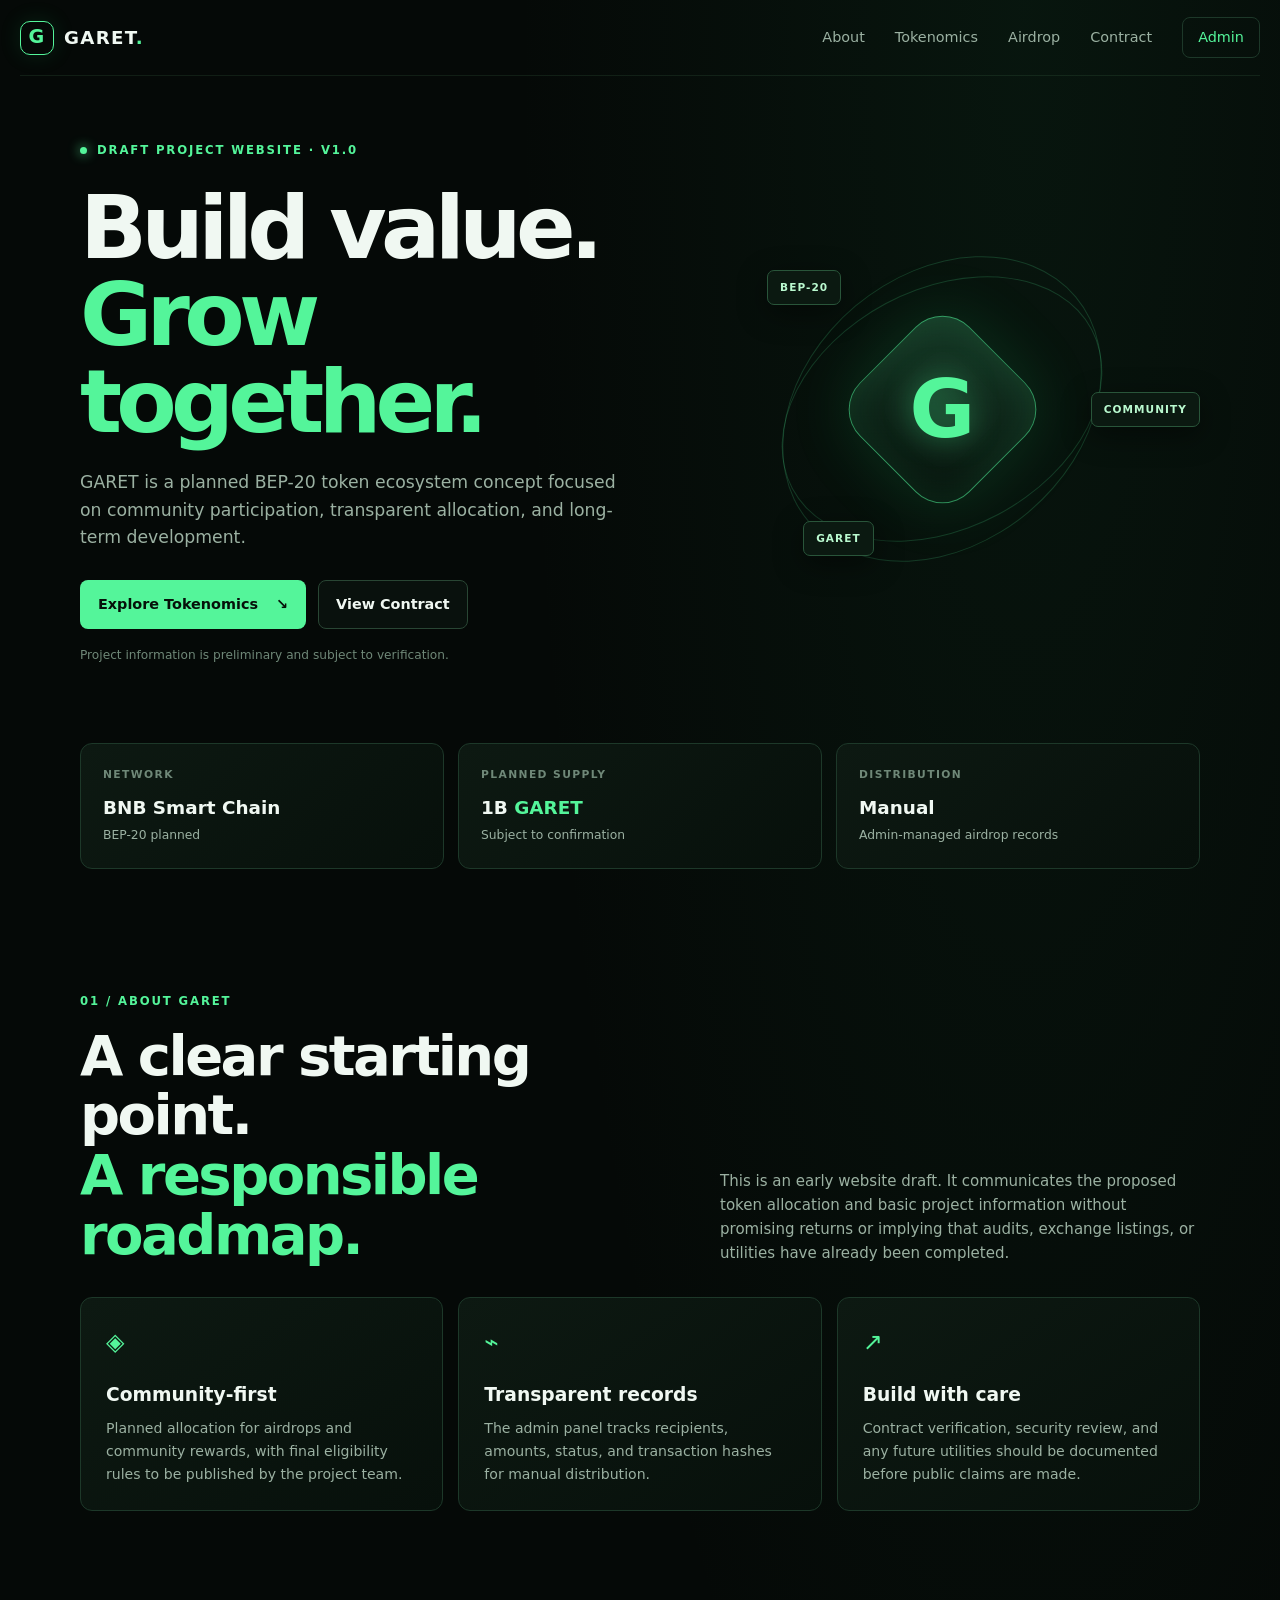
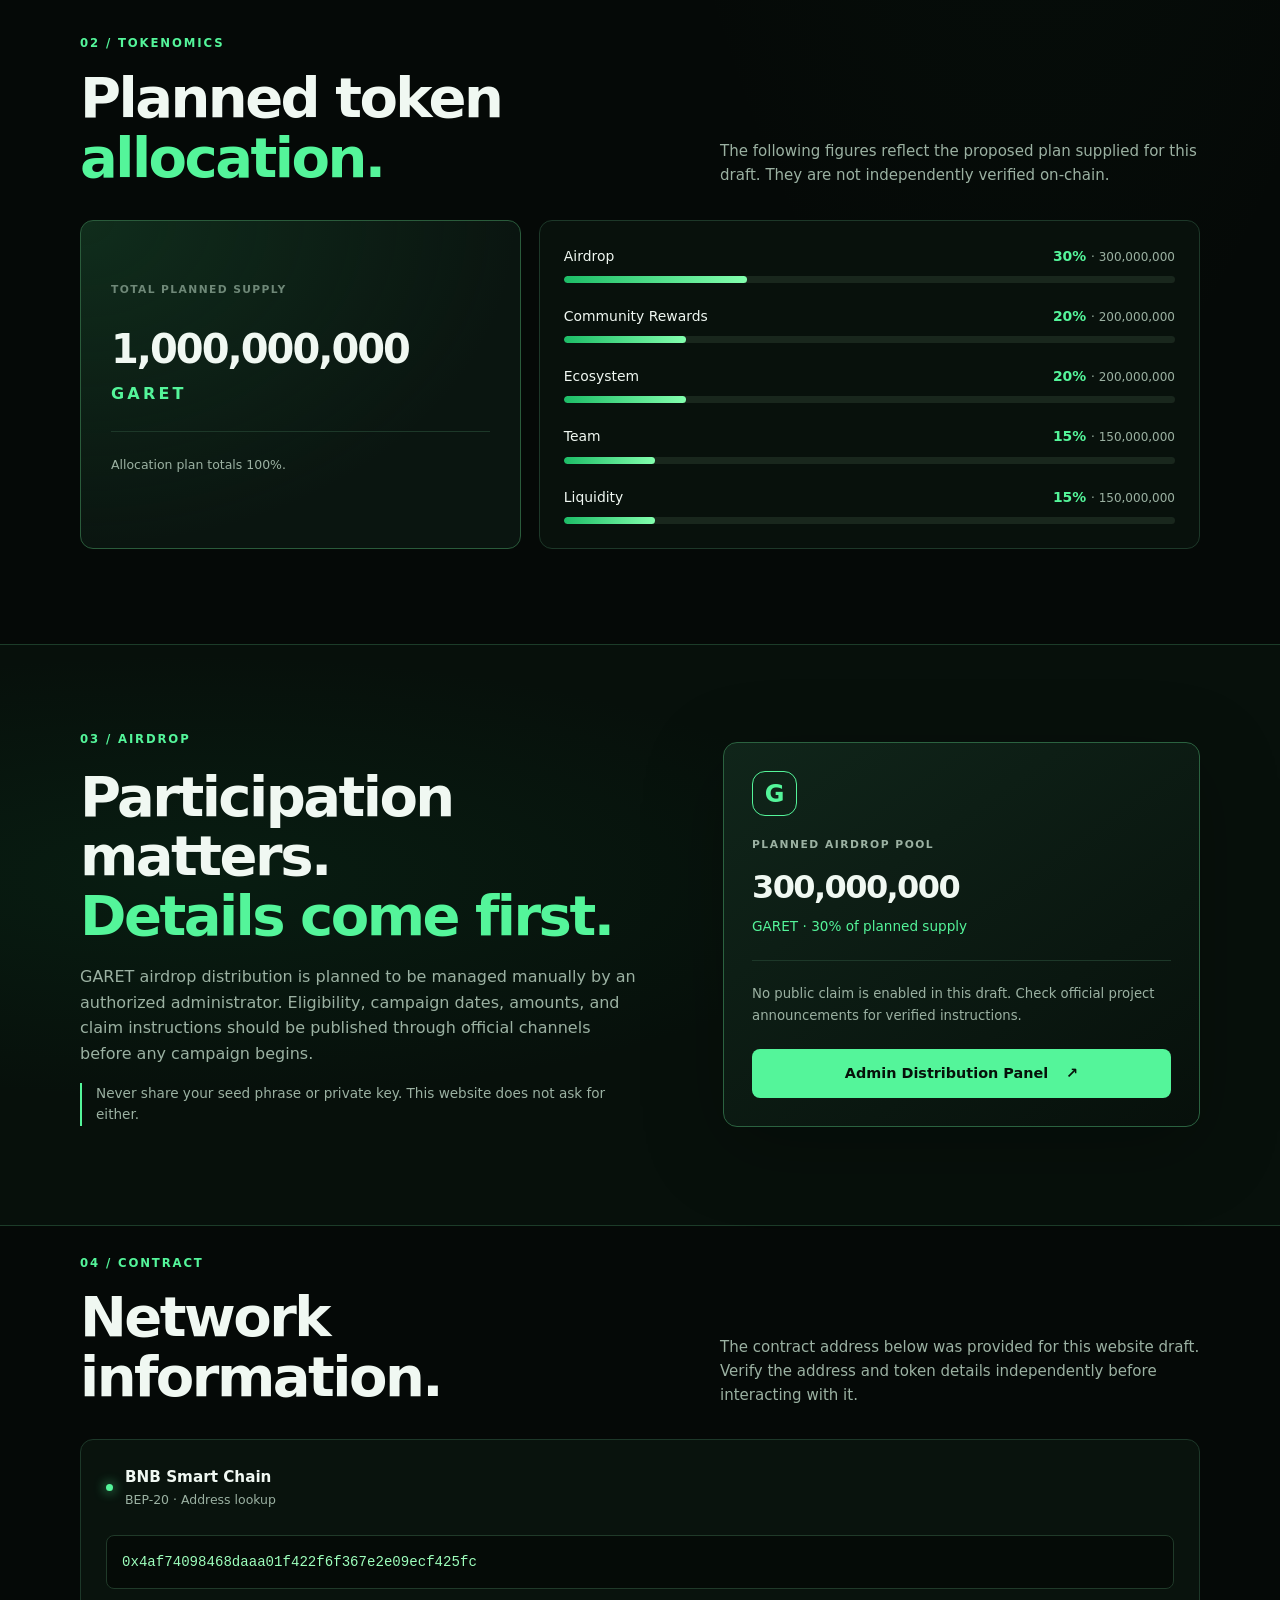
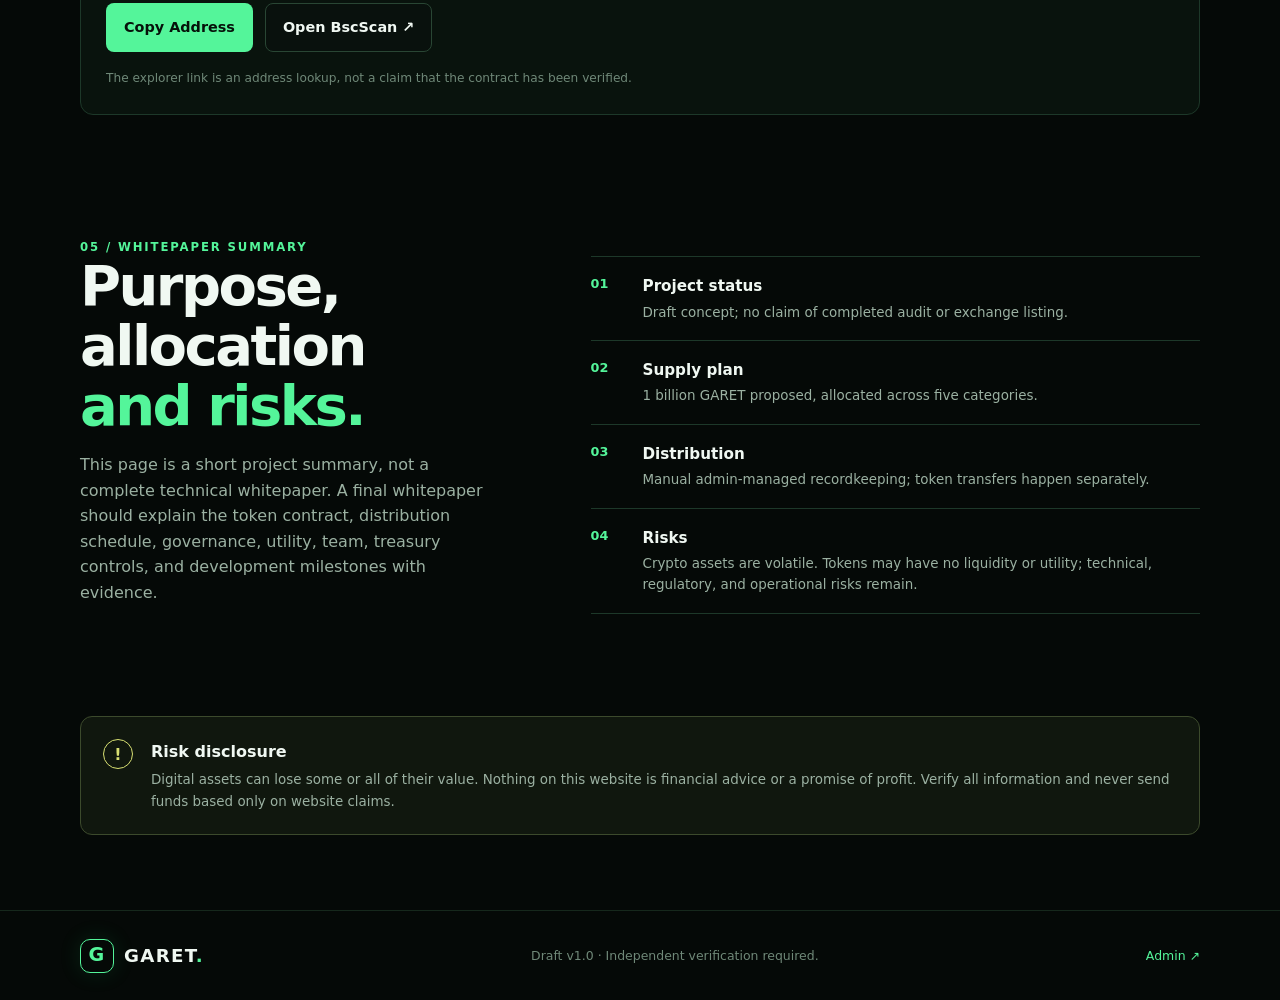
<file: index.html>
<!doctype html>
<html lang="en">
<head>
  <meta charset="utf-8">
  <meta name="viewport" content="width=device-width, initial-scale=1">
  <meta name="theme-color" content="#07100c">
  <meta name="description" content="GARET — Draft project website on BNB Smart Chain.">
  <title>GARET — Draft v1.0</title>
  <link rel="stylesheet" href="/styles.css">
  <script src="/app.js" defer></script>
</head>
<body>
  <header class="site-header">
    <a class="brand" href="#home" aria-label="GARET home"><span class="brand-mark">G</span><span>GARET<span class="brand-dot">.</span></span></a>
    <button class="menu-toggle" id="menuToggle" aria-label="Toggle navigation" aria-expanded="false">☰</button>
    <nav id="mainNav">
      <a href="#about">About</a><a href="#tokenomics">Tokenomics</a><a href="#airdrop">Airdrop</a><a href="#contract">Contract</a><a class="nav-admin" href="/admin">Admin</a>
    </nav>
  </header>

  <main>
    <section class="hero section-wrap" id="home">
      <div class="hero-copy">
        <div class="eyebrow"><span class="pulse"></span> DRAFT PROJECT WEBSITE · V1.0</div>
        <h1>Build value.<br><span>Grow together.</span></h1>
        <p class="hero-lead">GARET is a planned BEP-20 token ecosystem concept focused on community participation, transparent allocation, and long-term development.</p>
        <div class="hero-actions"><a class="btn btn-primary" href="#tokenomics">Explore Tokenomics <span>↘</span></a><a class="btn btn-ghost" href="#contract">View Contract</a></div>
        <p class="microcopy">Project information is preliminary and subject to verification.</p>
      </div>
      <div class="hero-art" aria-hidden="true">
        <div class="orbit orbit-one"></div><div class="orbit orbit-two"></div><div class="core"><span>G</span></div>
        <div class="float-chip chip-one">BEP-20</div><div class="float-chip chip-two">COMMUNITY</div><div class="float-chip chip-three">GARET</div>
      </div>
    </section>

    <section class="stats section-wrap">
      <div class="stat-card"><span class="stat-label">NETWORK</span><strong>BNB Smart Chain</strong><span class="stat-sub">BEP-20 planned</span></div>
      <div class="stat-card"><span class="stat-label">PLANNED SUPPLY</span><strong>1B <em>GARET</em></strong><span class="stat-sub">Subject to confirmation</span></div>
      <div class="stat-card"><span class="stat-label">DISTRIBUTION</span><strong>Manual</strong><span class="stat-sub">Admin-managed airdrop records</span></div>
    </section>

    <section class="content-section section-wrap" id="about">
      <div class="section-kicker">01 / ABOUT GARET</div>
      <div class="section-heading"><h2>A clear starting point.<br><span>A responsible roadmap.</span></h2><p>This is an early website draft. It communicates the proposed token allocation and basic project information without promising returns or implying that audits, exchange listings, or utilities have already been completed.</p></div>
      <div class="feature-grid">
        <article class="feature-card"><div class="feature-icon">◈</div><h3>Community-first</h3><p>Planned allocation for airdrops and community rewards, with final eligibility rules to be published by the project team.</p></article>
        <article class="feature-card"><div class="feature-icon">⌁</div><h3>Transparent records</h3><p>The admin panel tracks recipients, amounts, status, and transaction hashes for manual distribution.</p></article>
        <article class="feature-card"><div class="feature-icon">↗</div><h3>Build with care</h3><p>Contract verification, security review, and any future utilities should be documented before public claims are made.</p></article>
      </div>
    </section>

    <section class="content-section section-wrap" id="tokenomics">
      <div class="section-kicker">02 / TOKENOMICS</div>
      <div class="section-heading"><h2>Planned token<br><span>allocation.</span></h2><p>The following figures reflect the proposed plan supplied for this draft. They are not independently verified on-chain.</p></div>
      <div class="tokenomics-layout">
        <div class="supply-panel"><span class="stat-label">TOTAL PLANNED SUPPLY</span><strong>1,000,000,000</strong><span class="supply-symbol">GARET</span><div class="supply-line"></div><p>Allocation plan totals 100%.</p></div>
        <div class="allocation-list" id="allocationList">
          <div class="allocation-row"><div class="allocation-top"><span>Airdrop</span><b>30% <small>· 300,000,000</small></b></div><div class="bar"><i style="width:30%"></i></div></div>
          <div class="allocation-row"><div class="allocation-top"><span>Community Rewards</span><b>20% <small>· 200,000,000</small></b></div><div class="bar"><i style="width:20%"></i></div></div>
          <div class="allocation-row"><div class="allocation-top"><span>Ecosystem</span><b>20% <small>· 200,000,000</small></b></div><div class="bar"><i style="width:20%"></i></div></div>
          <div class="allocation-row"><div class="allocation-top"><span>Team</span><b>15% <small>· 150,000,000</small></b></div><div class="bar"><i style="width:15%"></i></div></div>
          <div class="allocation-row"><div class="allocation-top"><span>Liquidity</span><b>15% <small>· 150,000,000</small></b></div><div class="bar"><i style="width:15%"></i></div></div>
        </div>
      </div>
    </section>

    <section class="airdrop-section" id="airdrop">
      <div class="section-wrap airdrop-inner">
        <div><div class="section-kicker">03 / AIRDROP</div><h2>Participation matters.<br><span>Details come first.</span></h2><p>GARET airdrop distribution is planned to be managed manually by an authorized administrator. Eligibility, campaign dates, amounts, and claim instructions should be published through official channels before any campaign begins.</p><p class="warning-note">Never share your seed phrase or private key. This website does not ask for either.</p></div>
        <div class="airdrop-card"><div class="airdrop-symbol">G</div><div class="airdrop-label">PLANNED AIRDROP POOL</div><strong>300,000,000</strong><span>GARET · 30% of planned supply</span><div class="airdrop-divider"></div><p>No public claim is enabled in this draft. Check official project announcements for verified instructions.</p><a href="/admin" class="btn btn-primary btn-full">Admin Distribution Panel <span>↗</span></a></div>
      </div>
    </section>

    <section class="content-section section-wrap" id="contract">
      <div class="section-kicker">04 / CONTRACT</div>
      <div class="section-heading"><h2>Network information.</h2><p>The contract address below was provided for this website draft. Verify the address and token details independently before interacting with it.</p></div>
      <div class="contract-panel"><div class="contract-meta"><span class="network-dot"></span><div><strong>BNB Smart Chain</strong><span>BEP-20 · Address lookup</span></div></div><code id="contractAddress">0x4af74098468daaa01f422f6f367e2e09ecf425fc</code><div class="contract-actions"><button class="btn btn-primary" id="copyContract">Copy Address</button><a class="btn btn-ghost" href="https://bscscan.com/address/0x4af74098468daaa01f422f6f367e2e09ecf425fc" target="_blank" rel="noopener noreferrer">Open BscScan ↗</a></div><p class="microcopy" id="copyMessage" aria-live="polite">The explorer link is an address lookup, not a claim that the contract has been verified.</p></div>
    </section>

    <section class="content-section section-wrap" id="whitepaper">
      <div class="section-kicker">05 / WHITEPAPER SUMMARY</div>
      <div class="whitepaper-grid"><div><h2>Purpose, allocation<br><span>and risks.</span></h2><p>This page is a short project summary, not a complete technical whitepaper. A final whitepaper should explain the token contract, distribution schedule, governance, utility, team, treasury controls, and development milestones with evidence.</p></div><div class="whitepaper-points"><p><b>01</b><span><strong>Project status</strong>Draft concept; no claim of completed audit or exchange listing.</span></p><p><b>02</b><span><strong>Supply plan</strong>1 billion GARET proposed, allocated across five categories.</span></p><p><b>03</b><span><strong>Distribution</strong>Manual admin-managed recordkeeping; token transfers happen separately.</span></p><p><b>04</b><span><strong>Risks</strong>Crypto assets are volatile. Tokens may have no liquidity or utility; technical, regulatory, and operational risks remain.</span></p></div></div>
    </section>

    <section class="risk-banner section-wrap"><div class="risk-icon">!</div><div><strong>Risk disclosure</strong><p>Digital assets can lose some or all of their value. Nothing on this website is financial advice or a promise of profit. Verify all information and never send funds based only on website claims.</p></div></section>
  </main>

  <footer class="site-footer"><div class="section-wrap footer-inner"><a class="brand" href="#home"><span class="brand-mark">G</span><span>GARET<span class="brand-dot">.</span></span></a><p>Draft v1.0 · Independent verification required.</p><a href="/admin">Admin ↗</a></div></footer>
</body>
</html>
</file>
<file: styles.css>
:root{--bg:#050907;--panel:#0a1410;--panel2:#0d1a14;--line:#1d3829;--green:#54f59a;--green2:#18c66b;--text:#f0f8f2;--muted:#9bb1a2;--soft:#6f8878;--danger:#ffb5a8}
*{box-sizing:border-box}html{scroll-behavior:smooth;scroll-padding-top:90px}body{margin:0;background:radial-gradient(ellipse at 80% 0%,rgba(27,114,66,.12),transparent 35%),var(--bg);color:var(--text);font-family:Inter,ui-sans-serif,system-ui,-apple-system,BlinkMacSystemFont,"Segoe UI",sans-serif;line-height:1.6}a{color:inherit;text-decoration:none}button{font:inherit}.section-wrap{width:min(1120px,calc(100% - 40px));margin-inline:auto}.site-header{height:76px;display:flex;align-items:center;justify-content:space-between;width:min(1240px,calc(100% - 40px));margin:auto;border-bottom:1px solid rgba(100,170,120,.13)}.brand{display:flex;align-items:center;gap:10px;font-size:1.14rem;font-weight:850;letter-spacing:.07em}.brand-mark{display:grid;place-items:center;width:34px;height:34px;border:1px solid var(--green);border-radius:10px;color:var(--green);font-size:1.2rem;box-shadow:0 0 22px #24df7820}.brand-dot{color:var(--green)}nav{display:flex;align-items:center;gap:30px;color:var(--muted);font-size:.9rem}nav a:hover,footer a:hover{color:var(--green)}.nav-admin{padding:8px 15px;border:1px solid var(--line);border-radius:8px;color:var(--green)}.menu-toggle{display:none;background:transparent;color:var(--green);border:1px solid var(--line);border-radius:8px;padding:6px 10px}.hero{min-height:550px;display:grid;grid-template-columns:1.05fr .95fr;align-items:center;gap:35px;padding-top:65px;padding-bottom:65px}.eyebrow,.section-kicker{color:var(--green);font-size:.73rem;font-weight:800;letter-spacing:.16em}.eyebrow{display:flex;align-items:center;gap:10px}.pulse,.network-dot{display:inline-block;width:7px;height:7px;background:var(--green);border-radius:50%;box-shadow:0 0 12px var(--green)}h1{font-size:clamp(3rem,7vw,5.5rem);line-height:.99;letter-spacing:-.065em;margin:24px 0}h1 span,h2 span{color:var(--green)}.hero-lead{max-width:560px;color:var(--muted);font-size:1.08rem}.hero-actions,.contract-actions{display:flex;flex-wrap:wrap;gap:12px;margin-top:28px}.btn{display:inline-flex;justify-content:center;align-items:center;gap:18px;padding:12px 17px;border-radius:8px;border:1px solid transparent;font-weight:750;font-size:.9rem;cursor:pointer;transition:.18s}.btn-primary{background:var(--green);color:#06110a}.btn-primary:hover{background:#8affb9;transform:translateY(-1px)}.btn-ghost{border-color:#294634;color:var(--text);background:#09110d}.btn-ghost:hover{border-color:var(--green);color:var(--green)}.microcopy{font-size:.76rem;color:var(--soft);margin-top:17px}.hero-art{height:350px;position:relative;display:grid;place-items:center}.orbit{position:absolute;border:1px solid rgba(84,245,154,.18);border-radius:50%;transform:rotate(-28deg)}.orbit-one{width:340px;height:240px}.orbit-two{width:270px;height:350px;transform:rotate(50deg)}.core{width:155px;height:155px;border-radius:38px;background:linear-gradient(145deg,#173b28,#07120c);border:1px solid #4ef1968c;display:grid;place-items:center;box-shadow:0 0 65px #27e77d25,inset 0 0 35px #32e77c18;transform:rotate(45deg)}.core span{font-size:5rem;font-weight:900;color:var(--green);transform:rotate(-45deg);text-shadow:0 0 30px #4ef19675}.float-chip{position:absolute;border:1px solid #29553a;background:#0b1911;color:#b9f9cf;padding:8px 12px;border-radius:7px;font-size:.66rem;letter-spacing:.1em;font-weight:800;box-shadow:0 8px 30px #0007}.chip-one{top:36px;left:16%}.chip-two{right:0;top:45%}.chip-three{bottom:28px;left:23%}.stats{display:grid;grid-template-columns:repeat(3,1fr);gap:14px;margin-bottom:95px}.stat-card{border:1px solid var(--line);background:linear-gradient(135deg,#0d1912,#07100b);padding:22px;border-radius:12px}.stat-label{display:block;color:var(--soft);font-size:.67rem;letter-spacing:.13em;font-weight:800}.stat-card strong{display:block;font-size:1.15rem;margin-top:10px}.stat-card em{font-style:normal;color:var(--green)}.stat-sub{display:block;font-size:.77rem;color:var(--muted);margin-top:4px}.content-section{padding-top:28px;padding-bottom:95px}.section-heading{display:flex;align-items:end;justify-content:space-between;gap:40px;margin:15px 0 32px}.section-heading h2,.airdrop-inner h2,.whitepaper-grid h2{font-size:clamp(2.1rem,4.5vw,3.5rem);line-height:1.07;letter-spacing:-.045em;margin:0}.section-heading>p{max-width:480px;color:var(--muted);margin:0;font-size:.94rem}.feature-grid{display:grid;grid-template-columns:repeat(3,1fr);gap:15px}.feature-card{padding:25px;border:1px solid var(--line);border-radius:12px;background:linear-gradient(145deg,#0d1912,#07100b)}.feature-icon{font-size:1.5rem;color:var(--green)}.feature-card h3{margin:18px 0 8px}.feature-card p{color:var(--muted);font-size:.88rem;margin:0}.tokenomics-layout{display:grid;grid-template-columns:.8fr 1.2fr;gap:18px}.supply-panel{padding:30px;border:1px solid #2a5b3b;border-radius:13px;background:radial-gradient(ellipse at top left,#174b2b70,transparent 70%),#0a1510;display:flex;flex-direction:column;align-items:flex-start;justify-content:center}.supply-panel strong{font-size:clamp(1.7rem,4vw,2.5rem);letter-spacing:-.05em;margin-top:18px;overflow-wrap:anywhere}.supply-symbol{color:var(--green);font-weight:800;letter-spacing:.2em}.supply-line{height:1px;width:100%;background:var(--line);margin:25px 0 10px}.supply-panel p{font-size:.78rem;color:var(--muted)}.allocation-list{border:1px solid var(--line);border-radius:13px;padding:24px;background:#08110c}.allocation-row+.allocation-row{margin-top:22px}.allocation-top{display:flex;justify-content:space-between;gap:12px;font-size:.87rem;margin-bottom:9px}.allocation-top b{color:var(--green);white-space:nowrap}.allocation-top small{font-size:.75rem;color:var(--muted);font-weight:500}.bar{height:7px;border-radius:10px;background:#19271d;overflow:hidden}.bar i{display:block;height:100%;background:linear-gradient(90deg,#1dbd67,#83ffae);border-radius:10px}.airdrop-section{border-block:1px solid #1c3c29;background:radial-gradient(ellipse at 15% 40%,#0c4b2938,transparent 45%),#07100b}.airdrop-inner{display:grid;grid-template-columns:1.1fr .9fr;gap:60px;align-items:center;padding-top:85px;padding-bottom:85px}.airdrop-inner h2{margin:18px 0}.airdrop-inner>div:first-child>p{color:var(--muted);max-width:560px}.warning-note{border-left:2px solid var(--green);padding-left:14px;font-size:.85rem}.airdrop-card{padding:28px;border:1px solid #2b6240;border-radius:14px;background:linear-gradient(145deg,#10251a,#07100b);box-shadow:0 20px 80px #0004}.airdrop-symbol{width:45px;height:45px;border:1px solid var(--green);border-radius:13px;display:grid;place-items:center;color:var(--green);font-size:1.5rem;font-weight:900;margin-bottom:20px}.airdrop-label{font-size:.67rem;color:var(--muted);letter-spacing:.14em;font-weight:800}.airdrop-card>strong{display:block;font-size:2rem;letter-spacing:-.05em;margin-top:8px}.airdrop-card>span{color:var(--green);font-size:.85rem}.airdrop-divider{height:1px;background:var(--line);margin:22px 0}.airdrop-card p{font-size:.83rem;color:var(--muted)}.btn-full{width:100%;margin-top:10px}.contract-panel{border:1px solid var(--line);background:#09130d;border-radius:13px;padding:25px}.contract-meta{display:flex;align-items:center;gap:12px}.contract-meta>div{display:flex;flex-direction:column}.contract-meta strong{font-size:.95rem}.contract-meta span:not(.network-dot){font-size:.78rem;color:var(--muted)}.contract-panel code{display:block;margin-top:25px;padding:15px;border:1px solid #203a29;background:#050b07;border-radius:8px;color:#9dffbc;overflow-wrap:anywhere;font-size:.88rem}.contract-actions{margin-top:14px}.contract-panel .microcopy{margin-bottom:0}.whitepaper-grid{display:grid;grid-template-columns:.85fr 1.15fr;gap:60px}.whitepaper-grid>div:first-child>p{color:var(--muted);max-width:420px}.whitepaper-points{border-top:1px solid var(--line)}.whitepaper-points p{display:grid;grid-template-columns:42px 1fr;gap:10px;padding:17px 0;margin:0;border-bottom:1px solid var(--line)}.whitepaper-points p>b{color:var(--green);font-size:.8rem}.whitepaper-points span{display:flex;flex-direction:column;color:var(--muted);font-size:.84rem}.whitepaper-points strong{color:var(--text);font-size:.95rem;margin-bottom:3px}.risk-banner{display:flex;gap:18px;align-items:flex-start;border:1px solid #3c4a2c;background:#10170e;border-radius:12px;padding:22px;margin-bottom:75px}.risk-icon{display:grid;place-items:center;flex:0 0 30px;height:30px;border:1px solid #d7df72;border-radius:50%;color:#d7df72;font-weight:900}.risk-banner p{color:var(--muted);font-size:.84rem;margin:4px 0 0}.site-footer{border-top:1px solid #16281c}.footer-inner{display:flex;align-items:center;justify-content:space-between;gap:18px;padding-top:22px;padding-bottom:22px}.footer-inner p,.footer-inner>a:last-child{font-size:.78rem;color:var(--soft)}.footer-inner>a:last-child{color:var(--green)}
/* Admin page */
.admin-body{min-height:100vh}.admin-main{width:min(1000px,calc(100% - 32px));margin:45px auto 80px}.admin-top{display:flex;justify-content:space-between;align-items:center;gap:16px;margin-bottom:28px}.admin-top h1{font-size:2rem;margin:0}.admin-top p{color:var(--muted);margin:5px 0 0}.admin-card{border:1px solid var(--line);background:#09130d;border-radius:12px;padding:24px;margin-bottom:18px}.admin-card h2{font-size:1.1rem;margin:0 0 15px}.form-grid{display:grid;grid-template-columns:1fr 1fr;gap:13px}.field{display:flex;flex-direction:column;gap:6px}.field label{font-size:.8rem;color:var(--muted)}.field input,.field select,.field textarea{width:100%;background:#050b07;border:1px solid #284432;border-radius:7px;padding:11px;color:var(--text);font:inherit;min-width:0}.field input:focus,.field select:focus{outline:1px solid var(--green)}.span-two{grid-column:1/-1}.admin-message{color:var(--green);font-size:.85rem;min-height:1.4em}.admin-message.error{color:var(--danger)}.admin-table-wrap{overflow-x:auto}.admin-table{width:100%;border-collapse:collapse;font-size:.82rem}.admin-table th,.admin-table td{text-align:left;padding:11px 9px;border-bottom:1px solid var(--line);vertical-align:top}.admin-table th{color:var(--soft);font-size:.68rem;text-transform:uppercase;letter-spacing:.08em}.admin-table code{overflow-wrap:anywhere}.status-pill{display:inline-block;padding:3px 8px;border-radius:20px;background:#203222;color:#a7f5b9;font-size:.72rem}.status-pill.paid{background:#173c29;color:#7effb0}.status-pill.failed{background:#40231e;color:#ffb5a8}.table-actions{display:flex;gap:7px;flex-wrap:wrap}.small-btn{padding:6px 9px;border-radius:6px;border:1px solid var(--line);background:#0b1a10;color:var(--text);cursor:pointer;font-size:.75rem}.small-btn:hover{border-color:var(--green)}.muted{color:var(--muted)}.hidden{display:none!important}
@media(max-width:760px){.section-wrap{width:min(100% - 30px,560px)}.site-header{width:calc(100% - 30px);height:66px}.menu-toggle{display:block}nav{display:none;position:absolute;z-index:5;top:66px;left:15px;right:15px;padding:16px;background:#0a1510;border:1px solid var(--line);border-radius:10px;flex-direction:column;align-items:stretch;gap:0}nav.open{display:flex}nav a{padding:11px 7px}.nav-admin{text-align:center;margin-top:7px}.hero{grid-template-columns:1fr;padding-top:55px;padding-bottom:25px;gap:0}.hero-art{height:270px;grid-row:1;margin-bottom:15px}.hero-copy{grid-row:2}h1{font-size:3.45rem}.orbit-one{width:275px;height:190px}.orbit-two{width:215px;height:285px}.core{width:120px;height:120px;border-radius:29px}.core span{font-size:4rem}.chip-one{left:10%;top:20px}.chip-two{right:2%;top:45%}.chip-three{bottom:20px;left:15%}.stats{grid-template-columns:1fr;margin-bottom:70px;gap:10px}.stat-card{padding:17px}.content-section{padding-bottom:70px}.section-heading{display:block}.section-heading>p{margin-top:17px}.feature-grid{grid-template-columns:1fr}.tokenomics-layout{grid-template-columns:1fr}.airdrop-inner{grid-template-columns:1fr;gap:30px;padding-top:65px;padding-bottom:65px}.whitepaper-grid{grid-template-columns:1fr;gap:25px}.risk-banner{margin-bottom:50px}.footer-inner{flex-wrap:wrap}.footer-inner p{order:3;width:100%;margin:0}.form-grid{grid-template-columns:1fr}.span-two{grid-column:auto}.admin-main{margin-top:28px}.admin-card{padding:17px}.admin-top{align-items:flex-start}.admin-top h1{font-size:1.6rem}.contract-actions .btn{flex:1}.allocation-top{font-size:.82rem}.allocation-top small{display:block}.allocation-top b{text-align:right}}
</file>
